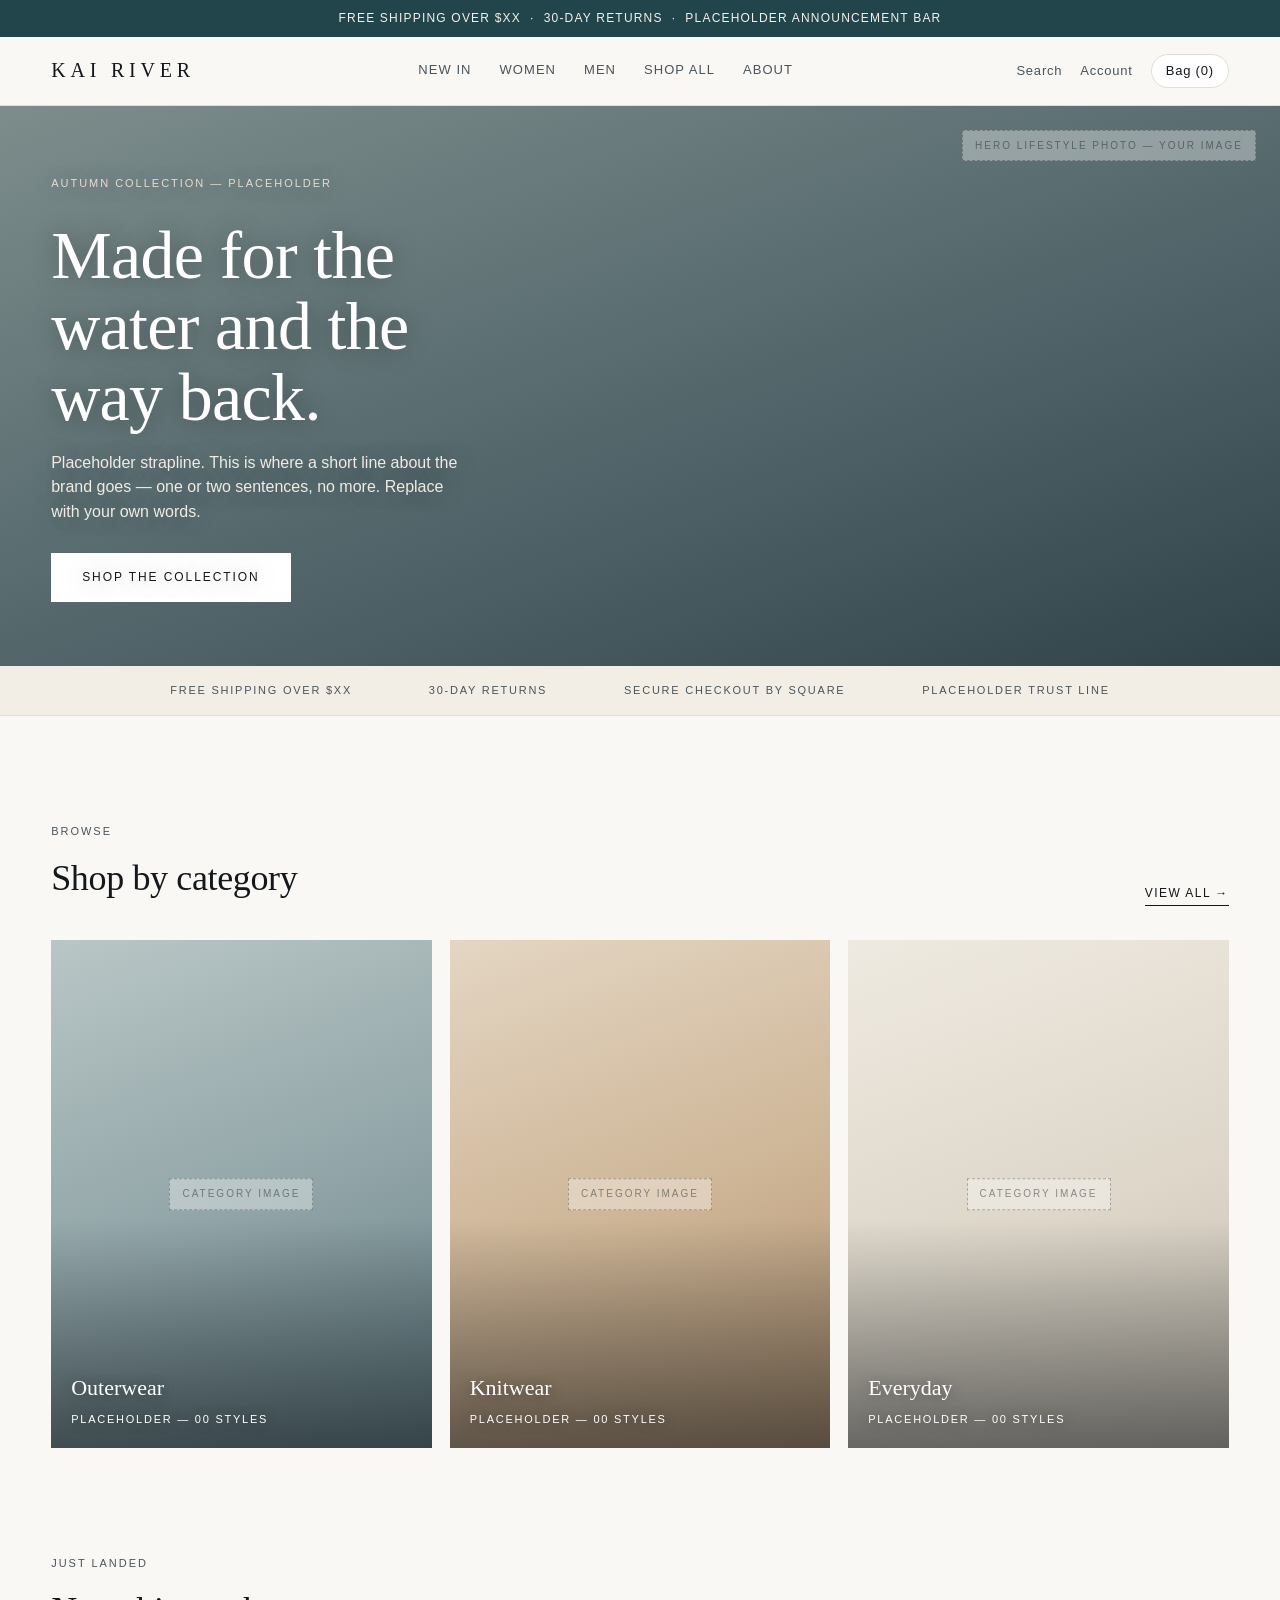
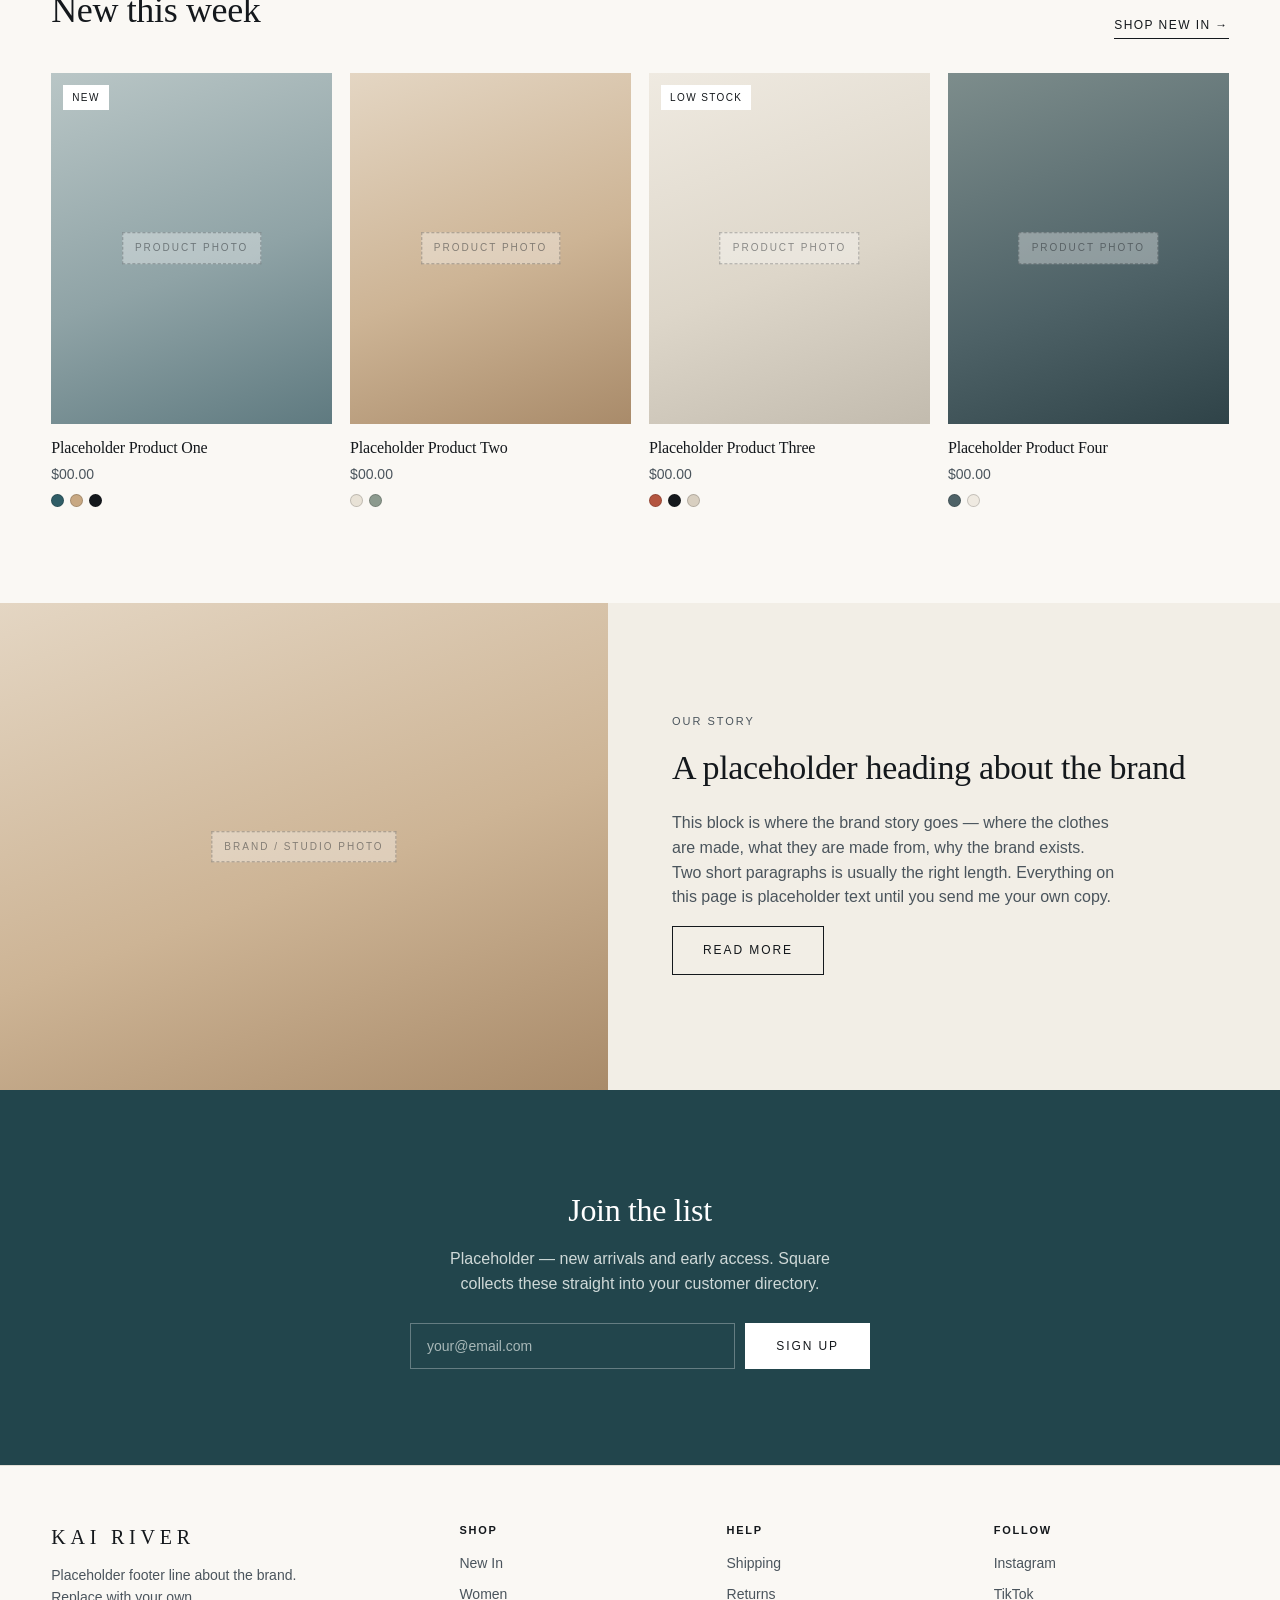
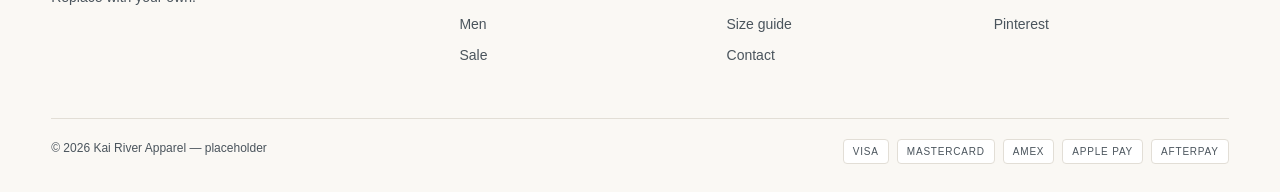
<file: index.html>
<!DOCTYPE html>
<html lang="en">
<head>
<meta charset="utf-8">
<meta name="viewport" content="width=device-width, initial-scale=1">
<title>Kai River Apparel — Homepage (design mockup)</title>
<meta name="description" content="Design mockup for Kai River Apparel. Placeholder copy and imagery.">
<link rel="stylesheet" href="styles.css">
</head>
<body>

<div class="announce">Free shipping over $XX &nbsp;·&nbsp; 30-day returns &nbsp;·&nbsp; placeholder announcement bar</div>

<header class="header">
  <div class="header-in">
    <span class="burger">&#9776;</span>
    <a class="brand" href="index.html">Kai River</a>
    <nav class="nav">
      <a href="#">New In</a>
      <a href="#">Women</a>
      <a href="#">Men</a>
      <a href="product.html">Shop All</a>
      <a href="#">About</a>
    </nav>
    <div class="tools">
      <a href="#">Search</a>
      <a href="#">Account</a>
      <a class="cart-pill" href="#">Bag (0)</a>
    </div>
  </div>
</header>

<section class="hero">
  <div class="ph deep" data-label="Hero lifestyle photo — your image"></div>
  <div class="hero-copy">
    <p class="eyebrow">Autumn Collection — placeholder</p>
    <h1>Made for the water and the way back.</h1>
    <p>Placeholder strapline. This is where a short line about the brand goes — one or two sentences, no more. Replace with your own words.</p>
    <a class="btn light" href="product.html">Shop the collection</a>
  </div>
</section>

<div class="strip">
  <span>Free shipping over $XX</span>
  <span>30-day returns</span>
  <span>Secure checkout by Square</span>
  <span>Placeholder trust line</span>
</div>

<section class="section">
  <div class="wrap">
    <div class="section-head">
      <div>
        <p class="eyebrow">Browse</p>
        <h2>Shop by category</h2>
      </div>
      <a class="link-arrow" href="#">View all &rarr;</a>
    </div>
    <div class="cats">
      <a class="cat" href="product.html">
        <div class="ph cool" data-label="Category image"></div>
        <div class="cat-label">Outerwear<span>Placeholder — 00 styles</span></div>
      </a>
      <a class="cat" href="product.html">
        <div class="ph warm" data-label="Category image"></div>
        <div class="cat-label">Knitwear<span>Placeholder — 00 styles</span></div>
      </a>
      <a class="cat" href="product.html">
        <div class="ph stone" data-label="Category image"></div>
        <div class="cat-label">Everyday<span>Placeholder — 00 styles</span></div>
      </a>
    </div>
  </div>
</section>

<section class="section" style="padding-top:0">
  <div class="wrap">
    <div class="section-head">
      <div>
        <p class="eyebrow">Just landed</p>
        <h2>New this week</h2>
      </div>
      <a class="link-arrow" href="#">Shop new in &rarr;</a>
    </div>
    <div class="grid">

      <a class="card" href="product.html">
        <div class="ph cool" data-label="Product photo">
          <span class="card-badge">New</span>
        </div>
        <h3>Placeholder Product One</h3>
        <div class="price">$00.00</div>
        <div class="swatches">
          <span class="sw" style="background:#2f5d66"></span>
          <span class="sw" style="background:#c8a882"></span>
          <span class="sw" style="background:#14181c"></span>
        </div>
      </a>

      <a class="card" href="product.html">
        <div class="ph warm" data-label="Product photo"></div>
        <h3>Placeholder Product Two</h3>
        <div class="price">$00.00</div>
        <div class="swatches">
          <span class="sw" style="background:#e8e2d6"></span>
          <span class="sw" style="background:#8c9a8e"></span>
        </div>
      </a>

      <a class="card" href="product.html">
        <div class="ph stone" data-label="Product photo">
          <span class="card-badge">Low stock</span>
        </div>
        <h3>Placeholder Product Three</h3>
        <div class="price">$00.00</div>
        <div class="swatches">
          <span class="sw" style="background:#b4553f"></span>
          <span class="sw" style="background:#14181c"></span>
          <span class="sw" style="background:#d8cfc0"></span>
        </div>
      </a>

      <a class="card" href="product.html">
        <div class="ph deep" data-label="Product photo"></div>
        <h3>Placeholder Product Four</h3>
        <div class="price">$00.00</div>
        <div class="swatches">
          <span class="sw" style="background:#4e6267"></span>
          <span class="sw" style="background:#efeae1"></span>
        </div>
      </a>

    </div>
  </div>
</section>

<section class="story">
  <div class="ph warm" data-label="Brand / studio photo"></div>
  <div class="story-copy">
    <p class="eyebrow">Our story</p>
    <h2>A placeholder heading about the brand</h2>
    <p>This block is where the brand story goes — where the clothes are made, what they are made from, why the brand exists. Two short paragraphs is usually the right length. Everything on this page is placeholder text until you send me your own copy.</p>
    <p style="margin-top:16px"><a class="btn ghost" href="#">Read more</a></p>
  </div>
</section>

<section class="section news">
  <div class="wrap">
    <h2>Join the list</h2>
    <p>Placeholder — new arrivals and early access. Square collects these straight into your customer directory.</p>
    <form class="news-form" onsubmit="return false">
      <input type="email" placeholder="your@email.com" aria-label="Email address">
      <button class="btn light" type="submit">Sign up</button>
    </form>
  </div>
</section>

<footer class="footer">
  <div class="wrap">
    <div class="footer-cols">
      <div class="footer-brand">
        <a class="brand" href="index.html">Kai River</a>
        <p>Placeholder footer line about the brand. Replace with your own.</p>
      </div>
      <div>
        <h4>Shop</h4>
        <ul>
          <li><a href="#">New In</a></li>
          <li><a href="#">Women</a></li>
          <li><a href="#">Men</a></li>
          <li><a href="#">Sale</a></li>
        </ul>
      </div>
      <div>
        <h4>Help</h4>
        <ul>
          <li><a href="#">Shipping</a></li>
          <li><a href="#">Returns</a></li>
          <li><a href="#">Size guide</a></li>
          <li><a href="#">Contact</a></li>
        </ul>
      </div>
      <div>
        <h4>Follow</h4>
        <ul>
          <li><a href="#">Instagram</a></li>
          <li><a href="#">TikTok</a></li>
          <li><a href="#">Pinterest</a></li>
        </ul>
      </div>
    </div>
    <div class="footer-bot">
      <span>&copy; 2026 Kai River Apparel — placeholder</span>
      <div class="pay">
        <span>VISA</span><span>MASTERCARD</span><span>AMEX</span><span>APPLE PAY</span><span>AFTERPAY</span>
      </div>
    </div>
  </div>
</footer>

</body>
</html>
</file>
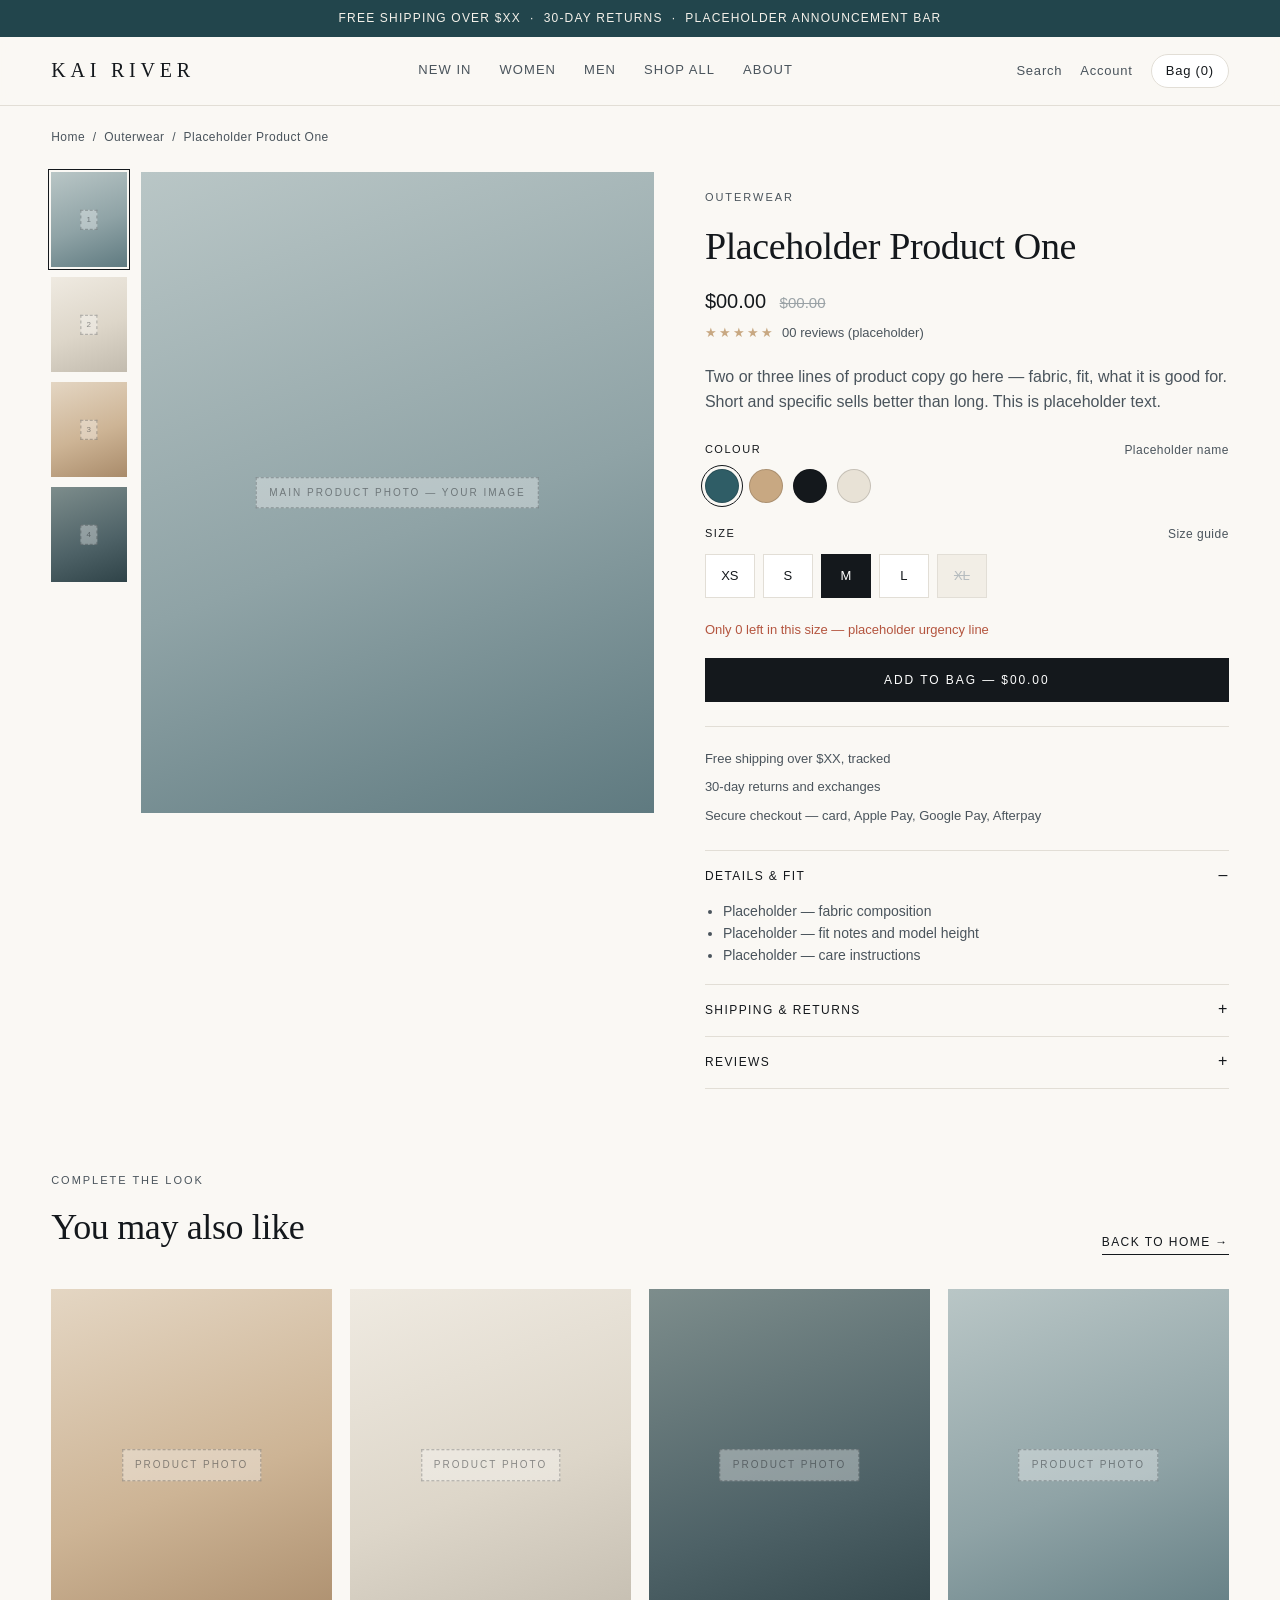
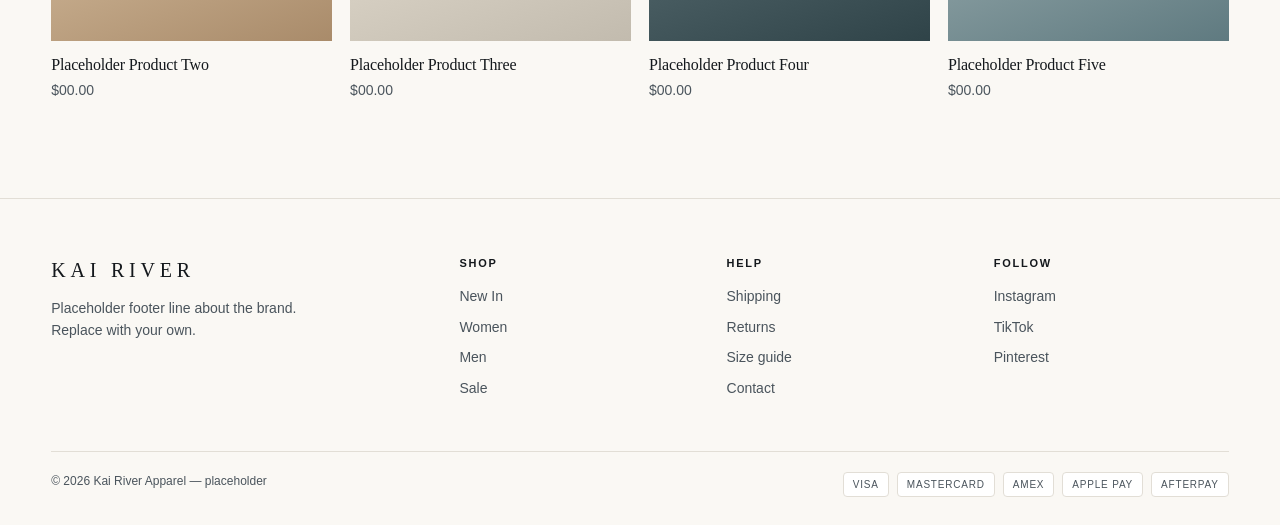
<file: product.html>
<!DOCTYPE html>
<html lang="en">
<head>
<meta charset="utf-8">
<meta name="viewport" content="width=device-width, initial-scale=1">
<title>Placeholder Product — Kai River Apparel (design mockup)</title>
<meta name="description" content="Product page design mockup for Kai River Apparel. Placeholder copy and imagery.">
<link rel="stylesheet" href="styles.css">
</head>
<body>

<div class="announce">Free shipping over $XX &nbsp;·&nbsp; 30-day returns &nbsp;·&nbsp; placeholder announcement bar</div>

<header class="header">
  <div class="header-in">
    <span class="burger">&#9776;</span>
    <a class="brand" href="index.html">Kai River</a>
    <nav class="nav">
      <a href="#">New In</a>
      <a href="#">Women</a>
      <a href="#">Men</a>
      <a href="product.html">Shop All</a>
      <a href="#">About</a>
    </nav>
    <div class="tools">
      <a href="#">Search</a>
      <a href="#">Account</a>
      <a class="cart-pill" href="#">Bag (0)</a>
    </div>
  </div>
</header>

<div class="wrap">
  <div class="crumbs">Home &nbsp;/&nbsp; Outerwear &nbsp;/&nbsp; Placeholder Product One</div>
</div>

<div class="wrap">
  <div class="pdp">

    <div class="gallery">
      <div class="thumbs">
        <div class="ph cool is-active" data-label="1"></div>
        <div class="ph stone" data-label="2"></div>
        <div class="ph warm" data-label="3"></div>
        <div class="ph deep" data-label="4"></div>
      </div>
      <div class="main-shot">
        <div class="ph cool" data-label="Main product photo — your image"></div>
      </div>
    </div>

    <div class="pdp-info">
      <p class="eyebrow">Outerwear</p>
      <h1>Placeholder Product One</h1>
      <div class="pdp-price">$00.00 <s>$00.00</s></div>
      <div class="rating"><span class="stars">&#9733;&#9733;&#9733;&#9733;&#9733;</span> &nbsp;00 reviews (placeholder)</div>

      <p class="pdp-desc">Two or three lines of product copy go here — fabric, fit, what it is good for. Short and specific sells better than long. This is placeholder text.</p>

      <div class="opt-row">
        <div class="opt-head"><span>Colour</span><span class="muted">Placeholder name</span></div>
        <div class="colors">
          <span class="color is-active" style="background:#2f5d66"></span>
          <span class="color" style="background:#c8a882"></span>
          <span class="color" style="background:#14181c"></span>
          <span class="color" style="background:#e8e2d6"></span>
        </div>
      </div>

      <div class="opt-row">
        <div class="opt-head"><span>Size</span><a class="muted" href="#">Size guide</a></div>
        <div class="sizes">
          <span class="size">XS</span>
          <span class="size">S</span>
          <span class="size is-active">M</span>
          <span class="size">L</span>
          <span class="size sold">XL</span>
        </div>
      </div>

      <p class="stock">Only 0 left in this size — placeholder urgency line</p>

      <button class="btn block">Add to bag — $00.00</button>

      <ul class="assure">
        <li>Free shipping over $XX, tracked</li>
        <li>30-day returns and exchanges</li>
        <li>Secure checkout — card, Apple Pay, Google Pay, Afterpay</li>
      </ul>

      <div class="acc">
        <details open>
          <summary>Details &amp; fit</summary>
          <div class="acc-body">
            <ul>
              <li>Placeholder — fabric composition</li>
              <li>Placeholder — fit notes and model height</li>
              <li>Placeholder — care instructions</li>
            </ul>
          </div>
        </details>
        <details>
          <summary>Shipping &amp; returns</summary>
          <div class="acc-body">Placeholder — your shipping rates, cut-off times and returns window go here.</div>
        </details>
        <details>
          <summary>Reviews</summary>
          <div class="acc-body">Placeholder — customer reviews appear here once the store has been live a while.</div>
        </details>
      </div>
    </div>

  </div>
</div>

<section class="section" style="padding-top:0">
  <div class="wrap">
    <div class="section-head">
      <div>
        <p class="eyebrow">Complete the look</p>
        <h2>You may also like</h2>
      </div>
      <a class="link-arrow" href="index.html">Back to home &rarr;</a>
    </div>
    <div class="grid">
      <a class="card" href="product.html">
        <div class="ph warm" data-label="Product photo"></div>
        <h3>Placeholder Product Two</h3>
        <div class="price">$00.00</div>
      </a>
      <a class="card" href="product.html">
        <div class="ph stone" data-label="Product photo"></div>
        <h3>Placeholder Product Three</h3>
        <div class="price">$00.00</div>
      </a>
      <a class="card" href="product.html">
        <div class="ph deep" data-label="Product photo"></div>
        <h3>Placeholder Product Four</h3>
        <div class="price">$00.00</div>
      </a>
      <a class="card" href="product.html">
        <div class="ph cool" data-label="Product photo"></div>
        <h3>Placeholder Product Five</h3>
        <div class="price">$00.00</div>
      </a>
    </div>
  </div>
</section>

<footer class="footer">
  <div class="wrap">
    <div class="footer-cols">
      <div class="footer-brand">
        <a class="brand" href="index.html">Kai River</a>
        <p>Placeholder footer line about the brand. Replace with your own.</p>
      </div>
      <div>
        <h4>Shop</h4>
        <ul>
          <li><a href="#">New In</a></li>
          <li><a href="#">Women</a></li>
          <li><a href="#">Men</a></li>
          <li><a href="#">Sale</a></li>
        </ul>
      </div>
      <div>
        <h4>Help</h4>
        <ul>
          <li><a href="#">Shipping</a></li>
          <li><a href="#">Returns</a></li>
          <li><a href="#">Size guide</a></li>
          <li><a href="#">Contact</a></li>
        </ul>
      </div>
      <div>
        <h4>Follow</h4>
        <ul>
          <li><a href="#">Instagram</a></li>
          <li><a href="#">TikTok</a></li>
          <li><a href="#">Pinterest</a></li>
        </ul>
      </div>
    </div>
    <div class="footer-bot">
      <span>&copy; 2026 Kai River Apparel — placeholder</span>
      <div class="pay">
        <span>VISA</span><span>MASTERCARD</span><span>AMEX</span><span>APPLE PAY</span><span>AFTERPAY</span>
      </div>
    </div>
  </div>
</footer>

</body>
</html>
</file>
<file: styles.css>
/* Kai River Apparel — design mockup
   Placeholder copy, pricing and imagery throughout. Nothing here is final. */

:root {
  --ink: #14181c;
  --ink-soft: #4a545c;
  --line: #e2ded6;
  --paper: #faf8f4;
  --paper-2: #f2eee6;
  --river: #2f5d66;
  --river-dk: #22454c;
  --sand: #c8a882;
  --accent: #b4553f;
  --max: 1280px;
  --gut: clamp(20px, 4vw, 56px);
}

* { box-sizing: border-box; }

html { scroll-behavior: smooth; }

body {
  margin: 0;
  background: var(--paper);
  color: var(--ink);
  font-family: "Helvetica Neue", Helvetica, Arial, sans-serif;
  font-size: 16px;
  line-height: 1.55;
  -webkit-font-smoothing: antialiased;
}

h1, h2, h3, .serif {
  font-family: Georgia, "Times New Roman", serif;
  font-weight: 400;
  letter-spacing: -0.01em;
  margin: 0;
}

a { color: inherit; text-decoration: none; }

img { max-width: 100%; display: block; }

.wrap {
  max-width: var(--max);
  margin: 0 auto;
  padding: 0 var(--gut);
}

.eyebrow {
  font-size: 11px;
  letter-spacing: 0.18em;
  text-transform: uppercase;
  color: var(--ink-soft);
}

/* ---------- announcement + header ---------- */

.announce {
  background: var(--river-dk);
  color: #f4f1ea;
  text-align: center;
  font-size: 12px;
  letter-spacing: 0.1em;
  text-transform: uppercase;
  padding: 9px 16px;
}

.header {
  position: sticky;
  top: 0;
  z-index: 40;
  background: rgba(250, 248, 244, 0.92);
  backdrop-filter: blur(8px);
  border-bottom: 1px solid var(--line);
}

.header-in {
  max-width: var(--max);
  margin: 0 auto;
  padding: 0 var(--gut);
  height: 68px;
  display: flex;
  align-items: center;
  justify-content: space-between;
  gap: 24px;
}

.brand {
  font-family: Georgia, serif;
  font-size: 20px;
  letter-spacing: 0.24em;
  text-transform: uppercase;
  white-space: nowrap;
}

.nav {
  display: flex;
  gap: 28px;
  font-size: 13px;
  letter-spacing: 0.08em;
  text-transform: uppercase;
  color: var(--ink-soft);
}

.nav a { padding: 6px 0; border-bottom: 1px solid transparent; }
.nav a:hover { color: var(--ink); border-bottom-color: var(--ink); }

.tools {
  display: flex;
  gap: 18px;
  align-items: center;
  font-size: 13px;
  letter-spacing: 0.06em;
  color: var(--ink-soft);
}

.cart-pill {
  border: 1px solid var(--line);
  border-radius: 999px;
  padding: 6px 14px;
  background: #fff;
  color: var(--ink);
}

.burger { display: none; font-size: 20px; }

/* ---------- photo placeholders ---------- */

.ph {
  position: relative;
  overflow: hidden;
  background: linear-gradient(145deg, #dfd8cc 0%, #c9c2b6 45%, #aab3ad 100%);
}

.ph::after {
  content: attr(data-label);
  position: absolute;
  left: 50%;
  top: 50%;
  transform: translate(-50%, -50%);
  font-size: 10px;
  letter-spacing: 0.2em;
  text-transform: uppercase;
  color: rgba(20, 24, 28, 0.45);
  border: 1px dashed rgba(20, 24, 28, 0.3);
  padding: 7px 12px;
  text-align: center;
  white-space: nowrap;
  background: rgba(255, 255, 255, 0.35);
}

.ph.cool { background: linear-gradient(160deg, #b9c6c6 0%, #8fa3a6 55%, #5f7a80 100%); }
.ph.warm { background: linear-gradient(160deg, #e4d6c3 0%, #cdb495 55%, #a98b6a 100%); }
.ph.deep { background: linear-gradient(160deg, #7d8d8c 0%, #4e6267 60%, #2f4348 100%); }
.ph.stone { background: linear-gradient(160deg, #efeae1 0%, #ddd6c9 55%, #c2bbae 100%); }

/* ---------- hero ---------- */

.hero {
  position: relative;
  min-height: 560px;
  display: flex;
  align-items: flex-end;
}

.hero .ph { position: absolute; inset: 0; }
.hero .ph::after { left: auto; top: 24px; right: 24px; transform: none; }

.hero-copy {
  position: relative;
  z-index: 2;
  max-width: var(--max);
  margin: 0 auto;
  width: 100%;
  padding: 0 var(--gut) 64px;
  color: #fff;
  text-shadow: 0 1px 24px rgba(0, 0, 0, 0.35);
}

.hero h1 {
  font-size: clamp(40px, 6vw, 68px);
  line-height: 1.04;
  max-width: 14ch;
  margin: 14px 0 18px;
}

.hero p { max-width: 46ch; color: #f0ece4; margin: 0 0 28px; }
.hero .eyebrow { color: #e4ddd0; }

.btn {
  display: inline-block;
  padding: 14px 30px;
  font-size: 12px;
  letter-spacing: 0.16em;
  text-transform: uppercase;
  border: 1px solid var(--ink);
  background: var(--ink);
  color: #fff;
  cursor: pointer;
}

.btn:hover { background: var(--river); border-color: var(--river); }

.btn.light { background: #fff; color: var(--ink); border-color: #fff; }
.btn.light:hover { background: var(--paper-2); color: var(--ink); border-color: var(--paper-2); }
.btn.ghost { background: transparent; color: var(--ink); }
.btn.ghost:hover { background: var(--ink); color: #fff; }
.btn.block { display: block; width: 100%; text-align: center; }

/* ---------- marquee strip ---------- */

.strip {
  background: var(--paper-2);
  border-bottom: 1px solid var(--line);
  display: flex;
  justify-content: center;
  gap: clamp(24px, 6vw, 80px);
  padding: 16px var(--gut);
  font-size: 11px;
  letter-spacing: 0.16em;
  text-transform: uppercase;
  color: var(--ink-soft);
  flex-wrap: wrap;
}

/* ---------- sections ---------- */

.section { padding: clamp(56px, 8vw, 96px) 0; }

.section-head {
  display: flex;
  align-items: flex-end;
  justify-content: space-between;
  gap: 24px;
  margin-bottom: 34px;
}

.section-head h2 { font-size: clamp(26px, 3.4vw, 36px); }

.link-arrow {
  font-size: 12px;
  letter-spacing: 0.12em;
  text-transform: uppercase;
  border-bottom: 1px solid var(--ink);
  padding-bottom: 3px;
  white-space: nowrap;
}

/* ---------- category trio ---------- */

.cats { display: grid; grid-template-columns: repeat(3, 1fr); gap: 18px; }

.cat { position: relative; display: block; }
.cat .ph { aspect-ratio: 3 / 4; }
/* scrim so the label stays legible on light imagery */
.cat::after {
  content: "";
  position: absolute;
  inset: auto 0 0 0;
  height: 45%;
  background: linear-gradient(to top, rgba(20, 24, 28, 0.55), rgba(20, 24, 28, 0));
  pointer-events: none;
}
.cat-label {
  position: absolute;
  z-index: 2;
  left: 20px;
  bottom: 20px;
  color: #fff;
  font-family: Georgia, serif;
  font-size: 22px;
  text-shadow: 0 1px 14px rgba(0, 0, 0, 0.4);
}
.cat-label span {
  display: block;
  font-family: inherit;
  font-size: 11px;
  letter-spacing: 0.16em;
  text-transform: uppercase;
  margin-top: 6px;
  font-family: "Helvetica Neue", Helvetica, Arial, sans-serif;
}

/* ---------- product grid ---------- */

.grid { display: grid; grid-template-columns: repeat(4, 1fr); gap: 22px 18px; }

.card { display: block; }
.card .ph { aspect-ratio: 4 / 5; margin-bottom: 12px; }
.card-badge {
  position: absolute;
  top: 12px;
  left: 12px;
  z-index: 2;
  background: #fff;
  font-size: 10px;
  letter-spacing: 0.14em;
  text-transform: uppercase;
  padding: 5px 9px;
}
.card h3 { font-size: 16px; margin-bottom: 3px; }
.card .price { font-size: 14px; color: var(--ink-soft); }
.card .swatches { display: flex; gap: 6px; margin-top: 9px; }
.sw {
  width: 13px;
  height: 13px;
  border-radius: 50%;
  border: 1px solid rgba(0, 0, 0, 0.18);
}

/* ---------- story ---------- */

.story {
  display: grid;
  grid-template-columns: 1fr 1fr;
  align-items: center;
  gap: clamp(28px, 5vw, 72px);
  background: var(--paper-2);
}
.story .ph { aspect-ratio: 5 / 4; height: 100%; }
.story-copy { padding: clamp(32px, 5vw, 72px) var(--gut) clamp(32px, 5vw, 72px) 0; }
.story-copy h2 { font-size: clamp(26px, 3.2vw, 34px); margin: 12px 0 16px; }
.story-copy p { color: var(--ink-soft); max-width: 50ch; }

/* ---------- newsletter ---------- */

.news { background: var(--river-dk); color: #f2efe8; text-align: center; }
.news h2 { color: #fff; font-size: clamp(24px, 3vw, 32px); margin-bottom: 12px; }
.news p { color: #cfd9d8; max-width: 46ch; margin: 0 auto 26px; }
.news-form { display: flex; gap: 10px; max-width: 460px; margin: 0 auto; }
.news-form input {
  flex: 1;
  padding: 14px 16px;
  border: 1px solid rgba(255, 255, 255, 0.3);
  background: transparent;
  color: #fff;
  font-size: 14px;
}
.news-form input::placeholder { color: #a8b8b8; }

/* ---------- footer ---------- */

.footer { border-top: 1px solid var(--line); padding: 56px 0 28px; font-size: 14px; }
.footer-cols { display: grid; grid-template-columns: 1.6fr 1fr 1fr 1fr; gap: 32px; }
.footer h4 {
  font-size: 11px;
  letter-spacing: 0.16em;
  text-transform: uppercase;
  margin: 0 0 14px;
  color: var(--ink);
}
.footer ul { list-style: none; margin: 0; padding: 0; }
.footer li { margin-bottom: 9px; color: var(--ink-soft); }
.footer li a:hover { color: var(--ink); }
.footer-brand p { color: var(--ink-soft); max-width: 34ch; margin: 12px 0 0; }
.footer-bot {
  margin-top: 42px;
  padding-top: 20px;
  border-top: 1px solid var(--line);
  display: flex;
  justify-content: space-between;
  gap: 20px;
  flex-wrap: wrap;
  font-size: 12px;
  color: var(--ink-soft);
}
.pay { display: flex; gap: 8px; align-items: center; }
.pay span {
  border: 1px solid var(--line);
  border-radius: 4px;
  padding: 4px 9px;
  font-size: 10px;
  letter-spacing: 0.08em;
  background: #fff;
}

/* ---------- product detail page ---------- */

.crumbs { font-size: 12px; color: var(--ink-soft); padding: 22px 0 0; letter-spacing: 0.04em; }

.pdp { display: grid; grid-template-columns: 1.15fr 1fr; gap: clamp(28px, 4vw, 64px); padding: 26px 0 72px; }

.gallery { display: grid; grid-template-columns: 76px 1fr; gap: 14px; align-items: start; }
.thumbs { display: grid; gap: 10px; }
.thumbs .ph { aspect-ratio: 4 / 5; cursor: pointer; }
.thumbs .ph.is-active { outline: 1px solid var(--ink); outline-offset: 2px; }
.thumbs .ph::after { font-size: 8px; letter-spacing: 0.1em; padding: 3px 5px; }
.main-shot .ph { aspect-ratio: 4 / 5; }

.pdp-info { padding-top: 6px; }
.pdp-info h1 { font-size: clamp(28px, 3.4vw, 38px); margin: 10px 0 10px; }
.pdp-price { font-size: 20px; margin-bottom: 6px; }
.pdp-price s { color: #9aa2a6; font-size: 15px; margin-left: 8px; }
.rating { font-size: 13px; color: var(--ink-soft); margin-bottom: 22px; }
.stars { color: var(--sand); letter-spacing: 2px; }
.pdp-desc { color: var(--ink-soft); margin: 0 0 26px; }

.opt-row { margin-bottom: 22px; }
.opt-head {
  display: flex;
  justify-content: space-between;
  font-size: 11px;
  letter-spacing: 0.14em;
  text-transform: uppercase;
  margin-bottom: 10px;
}
.opt-head .muted { color: var(--ink-soft); text-transform: none; letter-spacing: 0.04em; font-size: 12px; }

.colors { display: flex; gap: 10px; }
.color {
  width: 34px;
  height: 34px;
  border-radius: 50%;
  border: 1px solid rgba(0, 0, 0, 0.15);
  cursor: pointer;
}
.color.is-active { outline: 1px solid var(--ink); outline-offset: 3px; }

.sizes { display: flex; gap: 8px; flex-wrap: wrap; }
.size {
  min-width: 50px;
  padding: 11px 4px;
  text-align: center;
  border: 1px solid var(--line);
  background: #fff;
  font-size: 13px;
  cursor: pointer;
}
.size.is-active { border-color: var(--ink); background: var(--ink); color: #fff; }
.size.sold {
  color: #b6bcbf;
  background: var(--paper-2);
  text-decoration: line-through;
  cursor: not-allowed;
}

.stock { font-size: 13px; color: var(--accent); margin: 0 0 18px; }

.assure { list-style: none; margin: 24px 0 0; padding: 22px 0 0; border-top: 1px solid var(--line); font-size: 13px; color: var(--ink-soft); }
.assure li { margin-bottom: 8px; }

.acc { border-top: 1px solid var(--line); margin-top: 24px; }
.acc details { border-bottom: 1px solid var(--line); }
.acc summary {
  cursor: pointer;
  padding: 16px 0;
  font-size: 12px;
  letter-spacing: 0.12em;
  text-transform: uppercase;
  list-style: none;
}
.acc summary::-webkit-details-marker { display: none; }
.acc summary::after { content: "+"; float: right; font-size: 16px; line-height: 1; }
.acc details[open] summary::after { content: "\2013"; }
.acc .acc-body { padding: 0 0 18px; color: var(--ink-soft); font-size: 14px; }
.acc .acc-body ul { margin: 0; padding-left: 18px; }

.note {
  background: #fff;
  border: 1px dashed var(--line);
  border-left: 3px solid var(--sand);
  padding: 14px 18px;
  font-size: 13px;
  color: var(--ink-soft);
  margin: 0 0 26px;
}

/* ---------- responsive ---------- */

@media (max-width: 1000px) {
  .pdp { grid-template-columns: 1fr; }
  .grid { grid-template-columns: repeat(2, 1fr); }
  .footer-cols { grid-template-columns: 1fr 1fr; }
  .story { grid-template-columns: 1fr; }
  .story-copy { padding: 32px var(--gut) 48px; }
}

@media (max-width: 780px) {
  .nav { display: none; }
  .burger { display: block; }
  .brand { font-size: 17px; letter-spacing: 0.18em; }
  .header-in { height: 60px; gap: 12px; }
  .tools a:not(.cart-pill) { display: none; }
  .hero .ph::after { right: 16px; top: 16px; font-size: 8px; white-space: normal; max-width: 160px; }
  .cats { grid-template-columns: 1fr; }
  .hero { min-height: 460px; }
  .gallery { grid-template-columns: 1fr; }
  .thumbs { grid-template-columns: repeat(4, 1fr); grid-auto-flow: column; }
  .news-form { flex-direction: column; }
  .footer-cols { grid-template-columns: 1fr; }
}
</file>
